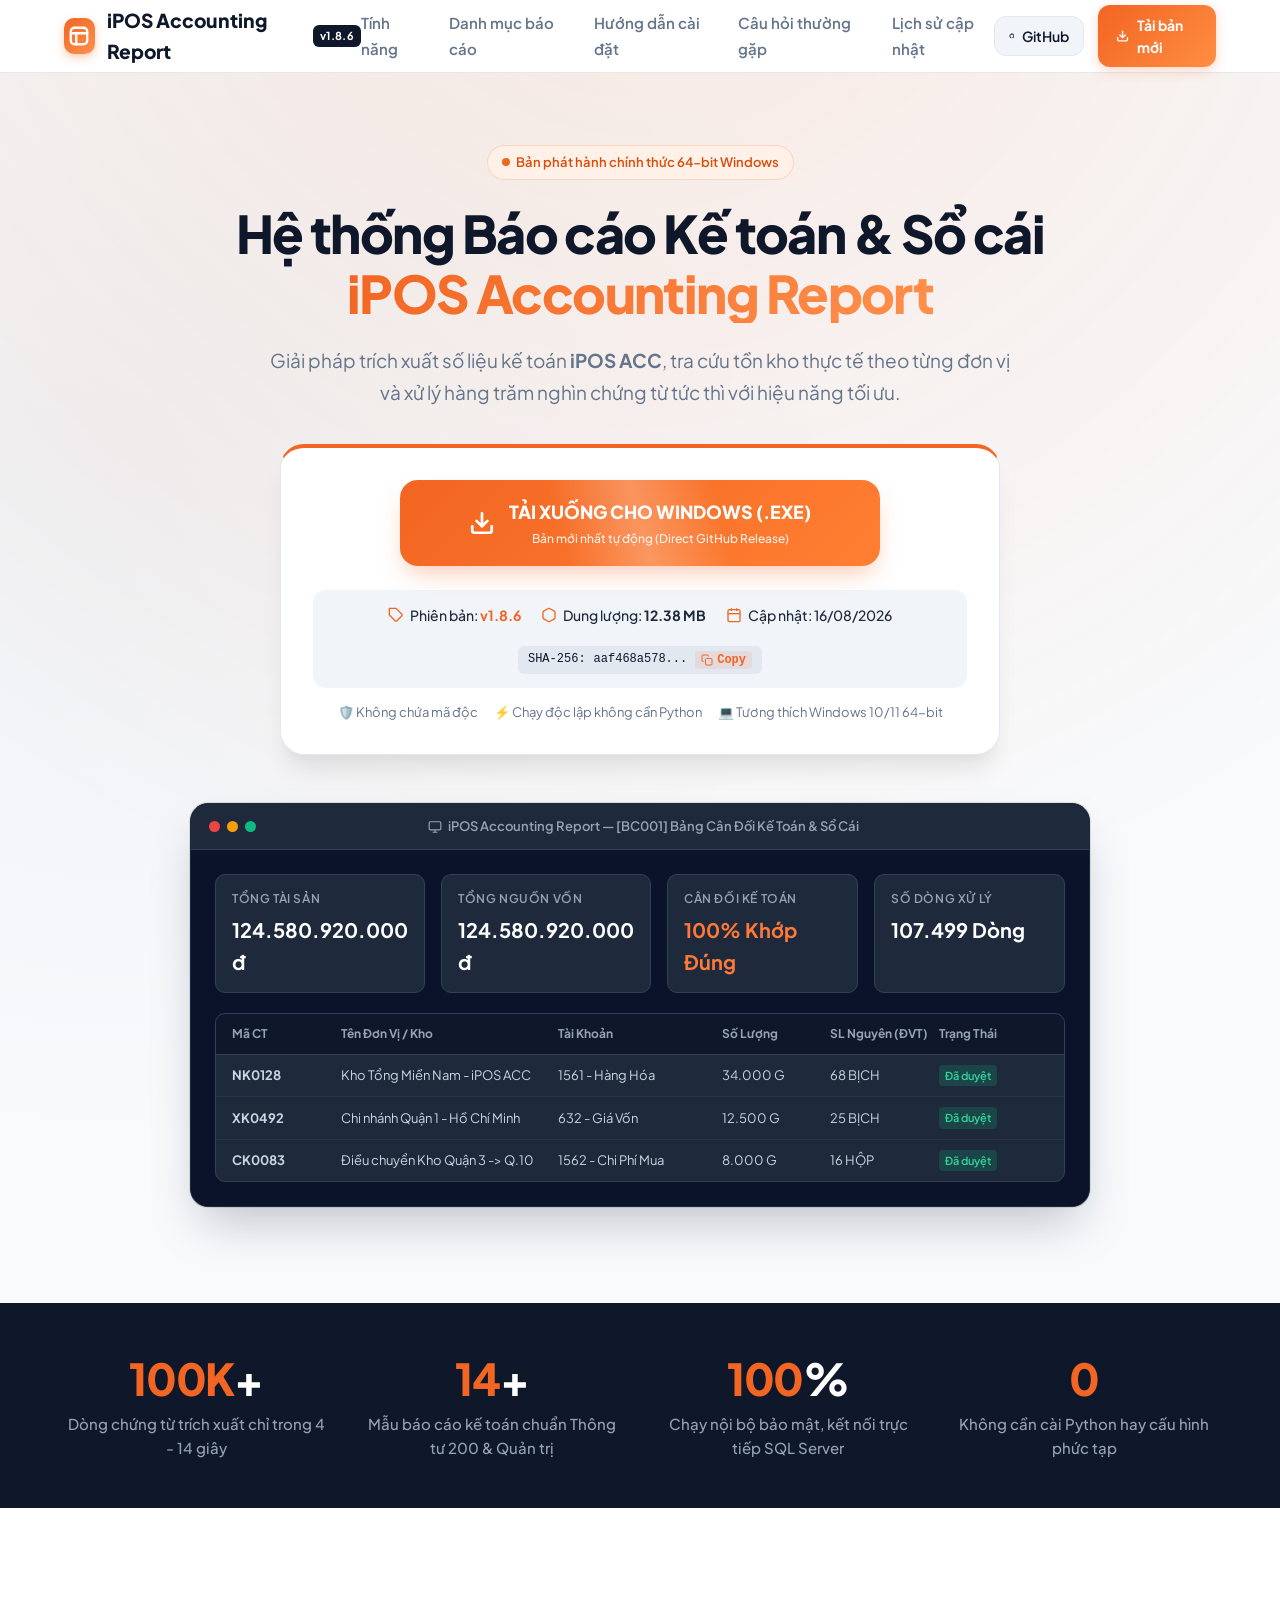
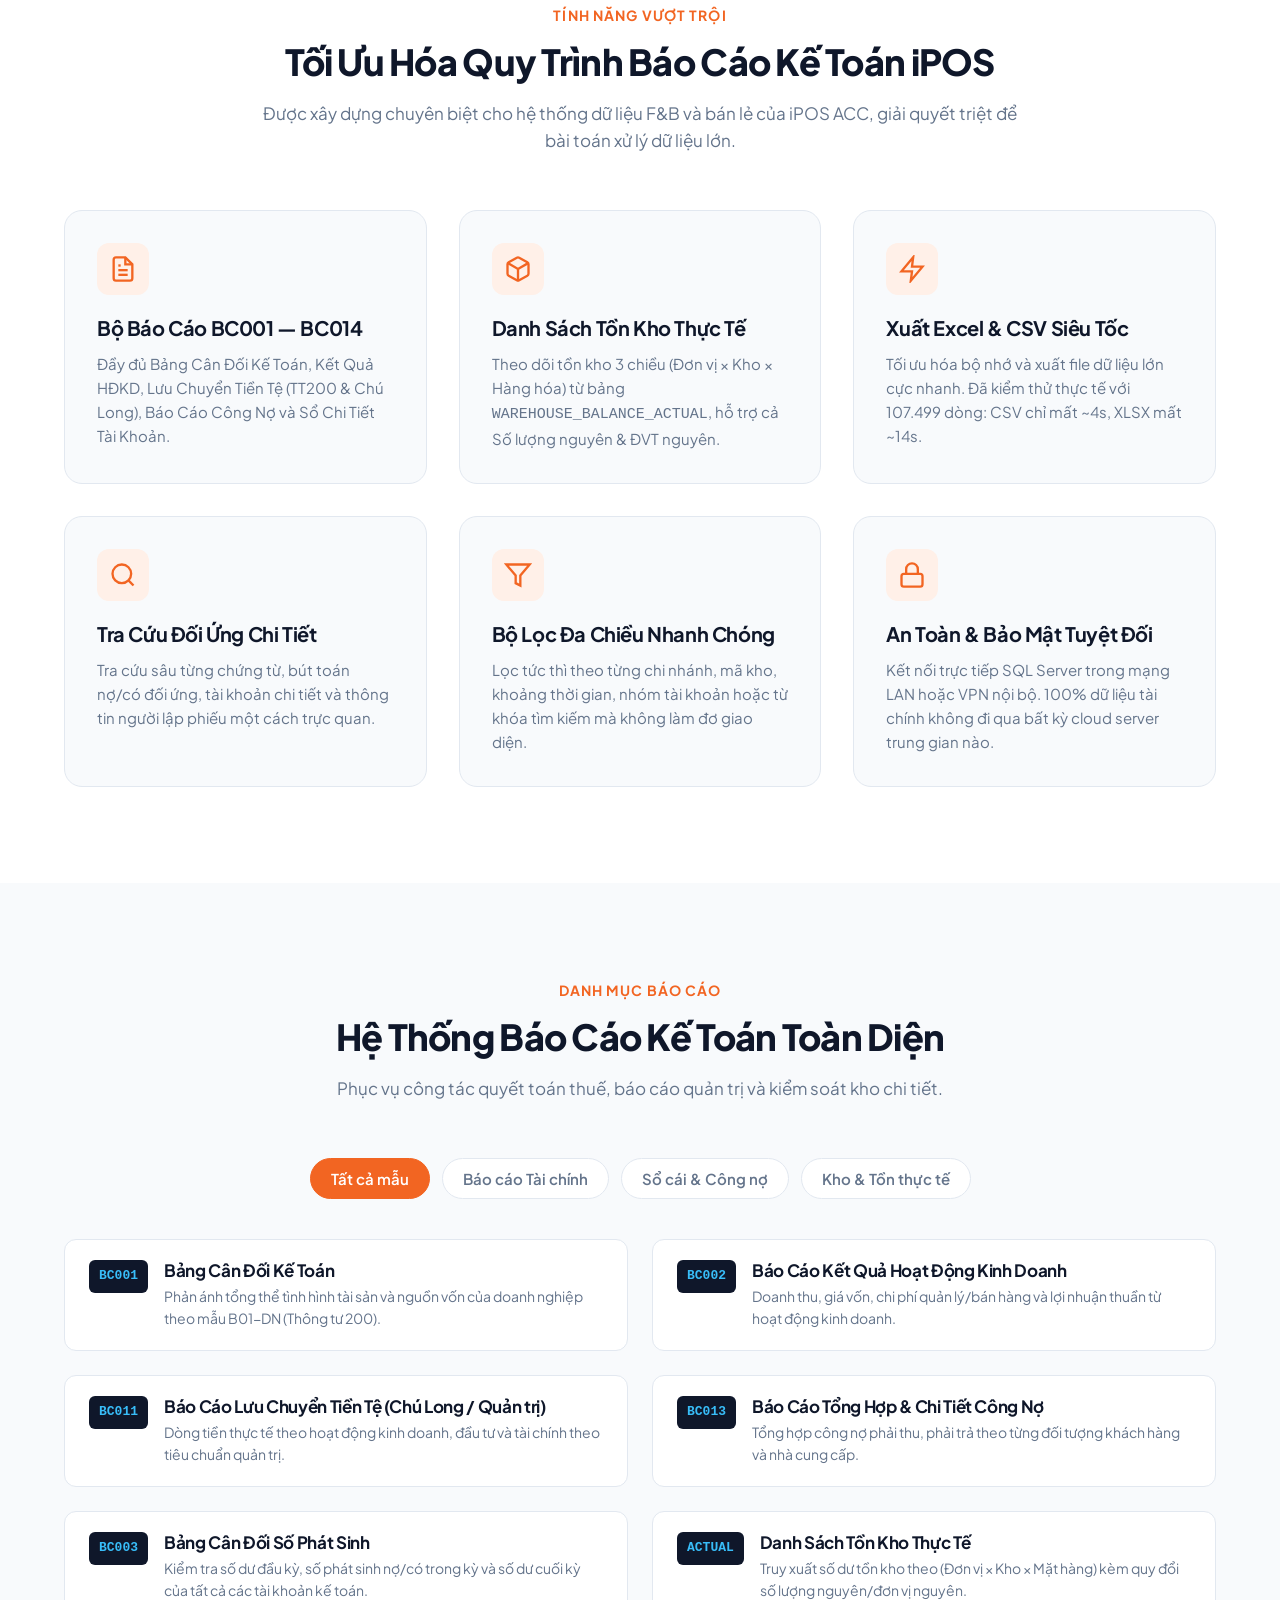
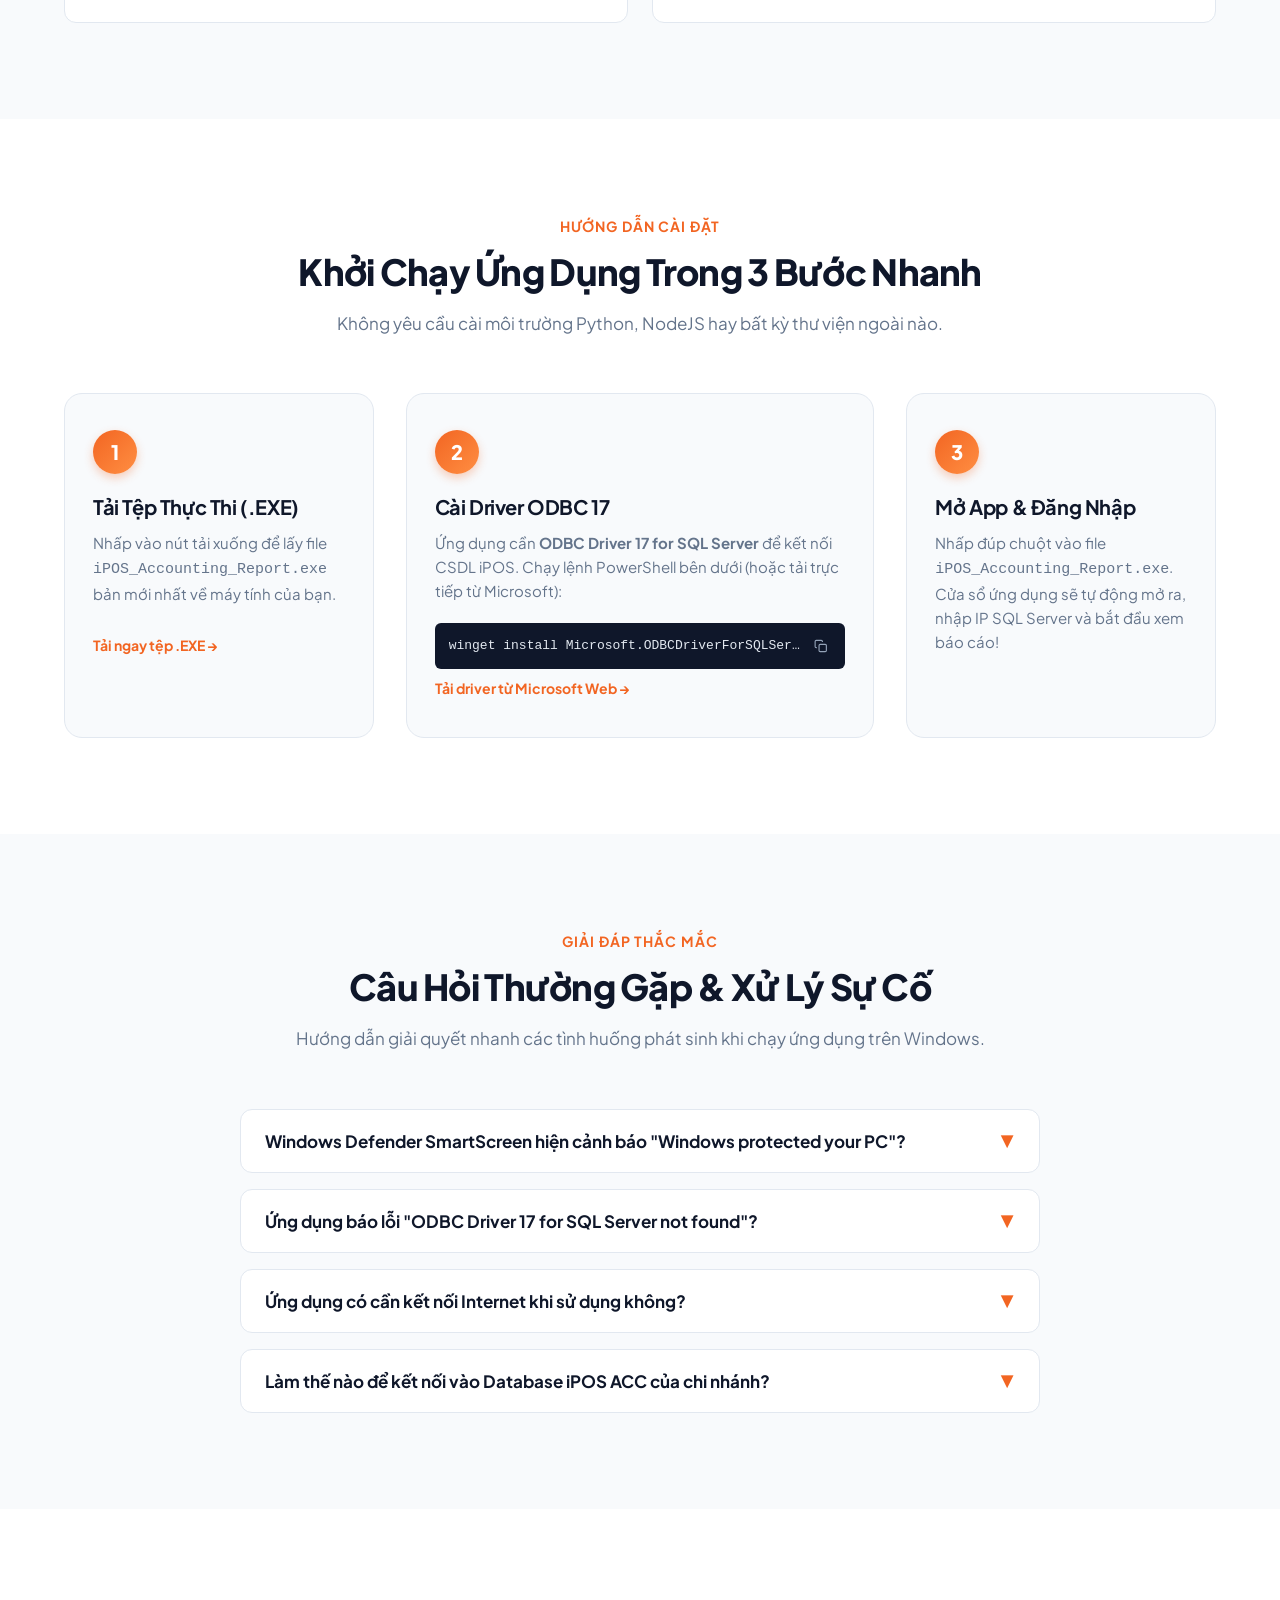
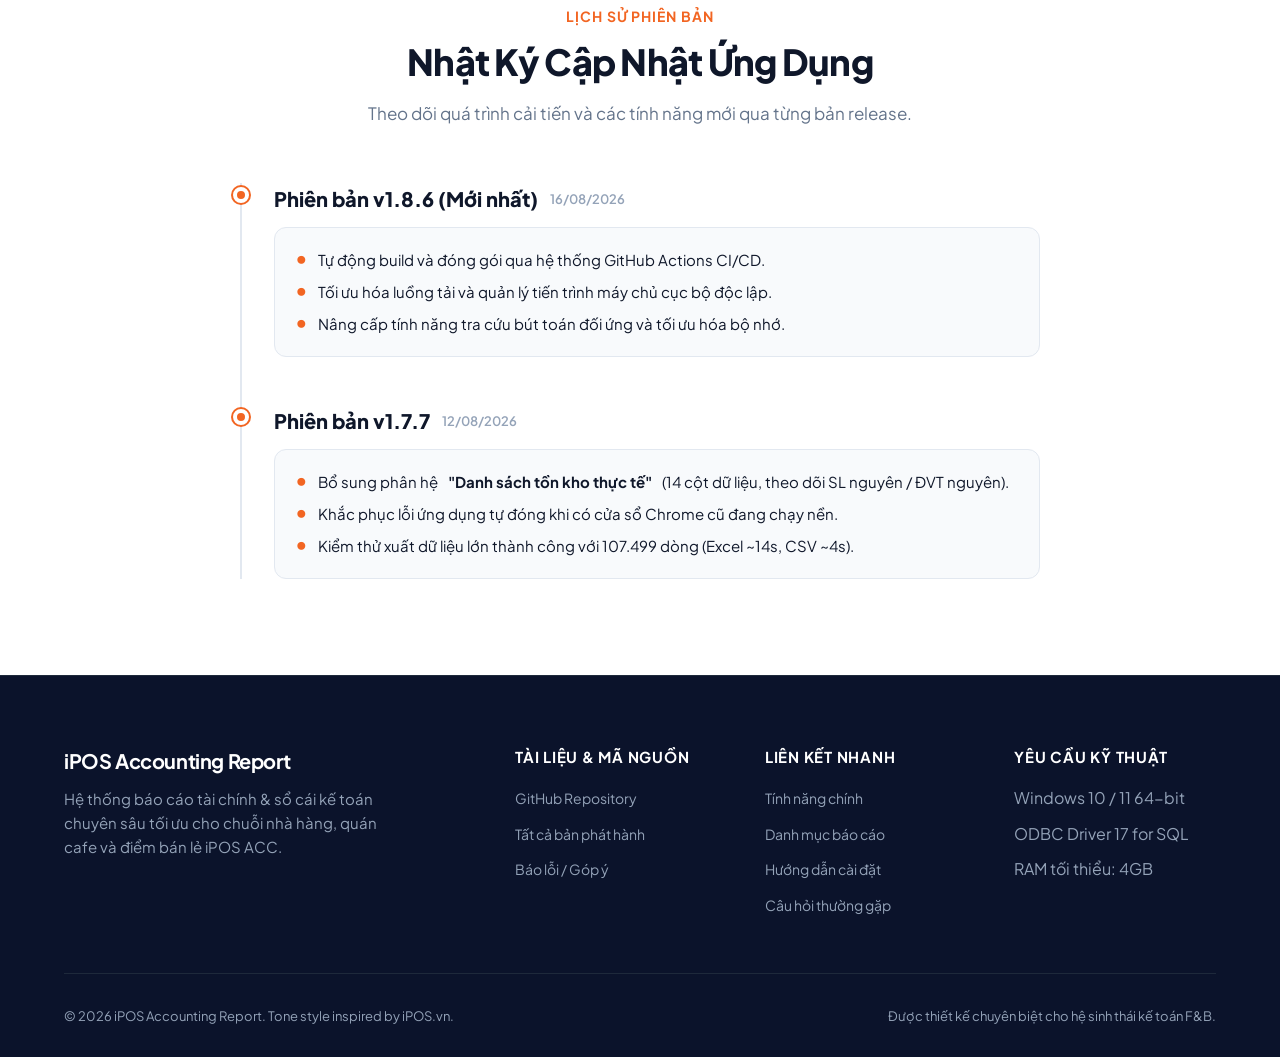
<file: docs/index.html>
<!DOCTYPE html>
<html lang="vi">
<head>
  <meta charset="UTF-8">
  <meta name="viewport" content="width=device-width, initial-scale=1.0">
  <title>iPOS Accounting Report — Tải Ứng Dụng Báo Cáo Kế Toán & Sổ Cái iPOS ACC</title>
  <meta name="description" content="Tải ứng dụng iPOS Accounting Report (.exe) - Hệ thống báo cáo kế toán chuyên sâu, tra cứu tồn kho thực tế và xử lý sổ cái siêu tốc cho hệ sinh thái iPOS ACC.">
  <meta name="keywords" content="iPOS, iPOS ACC, Kế toán iPOS, LedgerReport, Sổ cái, Tồn kho thực tế, Báo cáo tài chính, ODBC Driver 17">
  
  <!-- Open Graph / Facebook -->
  <meta property="og:type" content="website">
  <meta property="og:url" content="https://github.com/trungkhanhduong93/ledgerreport">
  <meta property="og:title" content="iPOS Accounting Report — Bản Phát Hành Mới Nhất">
  <meta property="og:description" content="Tải ứng dụng iPOS Accounting Report (.exe) cho Windows. Không cần cài Python, chạy trực tiếp.">
  <meta property="og:image" content="https://ipos.vn/wp-content/uploads/2021/04/ipos-logo.png">

  <!-- Favicon -->
  <link rel="icon" type="image/svg+xml" href="data:image/svg+xml,<svg xmlns='http://www.w3.org/2000/svg' viewBox='0 0 200 200'><rect width='200' height='200' rx='45' fill='%23F26522'/><rect x='40' y='40' width='120' height='120' rx='30' fill='none' stroke='white' stroke-width='20'/></svg>">

  <!-- Google Fonts: Plus Jakarta Sans -->
  <link rel="preconnect" href="https://fonts.googleapis.com">
  <link rel="preconnect" href="https://fonts.gstatic.com" crossorigin>
  <link href="https://fonts.googleapis.com/css2?family=Plus+Jakarta+Sans:wght@400;500;600;700;800&display=swap" rel="stylesheet">

  <!-- Custom Stylesheet -->
  <link rel="stylesheet" href="style.css">
</head>
<body>

  <!-- ==========================================================================
       Header / Navigation Bar
       ========================================================================== -->
  <header class="site-header">
    <div class="container navbar">
      <a href="#" class="nav-brand">
        <div class="brand-icon">
          <svg width="22" height="22" viewBox="0 0 24 24" fill="none" stroke="currentColor" stroke-width="2.5" stroke-linecap="round" stroke-linejoin="round">
            <rect x="3" y="3" width="18" height="18" rx="4" />
            <line x1="3" y1="9" x2="21" y2="9" />
            <line x1="9" y1="21" x2="9" y2="9" />
          </svg>
        </div>
        <span>iPOS Accounting Report</span>
        <span class="brand-badge" id="navVersionBadge">v1.8.6</span>
      </a>

      <ul class="nav-links">
        <li><a href="#features">Tính năng</a></li>
        <li><a href="#reports">Danh mục báo cáo</a></li>
        <li><a href="#install">Hướng dẫn cài đặt</a></li>
        <li><a href="#faq">Câu hỏi thường gặp</a></li>
        <li><a href="#changelog">Lịch sử cập nhật</a></li>
      </ul>

      <div class="nav-actions">
        <a href="https://github.com/trungkhanhduong93/ledgerreport" target="_blank" rel="noopener noreferrer" class="btn-github">
          <svg width="18" height="18" viewBox="0 0 24 24" fill="currentColor">
            <path fill-rule="evenodd" clip-rule="evenodd" d="M12 2C6.477 2 2 6.484 2 12.017c0 4.425 2.865 8.18 6.839 9.504.5.092.682-.217.682-.483 0-.237-.008-.868-.013-1.703-2.782.605-3.369-1.343-3.369-1.343-.454-1.158-1.11-1.466-1.11-1.466-.908-.62.069-.608.069-.608 1.003.07 1.53 1.032 1.53 1.032.892 1.53 2.341 1.088 2.91.832.092-.647.35-1.088.636-1.338-2.22-.253-4.555-1.113-4.555-4.951 0-1.093.39-1.988 1.029-2.688-.103-.253-.446-1.272.098-2.65 0 0 .84-.27 2.75 1.026A9.564 9.564 0 0112 6.844c.85.004 1.705.115 2.504.337 1.909-1.296 2.747-1.027 2.747-1.027.546 1.379.202 2.398.1 2.651.64.7 1.028 1.595 1.028 2.688 0 3.848-2.339 4.695-4.566 4.943.359.309.678.92.678 1.855 0 1.338-.012 2.419-.012 2.747 0 .268.18.58.688.482A10.019 10.019 0 0022 12.017C22 6.484 17.522 2 12 2z"/>
          </svg>
          <span>GitHub</span>
        </a>
        <a href="https://github.com/trungkhanhduong93/ledgerreport/releases/latest/download/iPOS_Accounting_Report.exe" class="btn-primary-nav trigger-download-modal">
          <svg width="16" height="16" viewBox="0 0 24 24" fill="none" stroke="currentColor" stroke-width="2.5" stroke-linecap="round" stroke-linejoin="round">
            <path d="M21 15v4a2 2 0 0 1-2 2H5a2 2 0 0 1-2-2v-4"/>
            <polyline points="7 10 12 15 17 10"/>
            <line x1="12" y1="15" x2="12" y2="3"/>
          </svg>
          <span>Tải bản mới</span>
        </a>
        <button class="mobile-menu-btn" aria-label="Mở menu">☰</button>
      </div>
    </div>
  </header>

  <!-- ==========================================================================
       Hero Section
       ========================================================================== -->
  <section class="hero-section">
    <div class="container">
      <div class="hero-content">
        <div class="hero-badge-wrap">
          <span class="badge badge-pulse">
            Bản phát hành chính thức 64-bit Windows
          </span>
        </div>

        <h1 class="hero-title">
          Hệ thống Báo cáo Kế toán & Sổ cái <br>
          <span class="gradient-text">iPOS Accounting Report</span>
        </h1>

        <p class="hero-description">
          Giải pháp trích xuất số liệu kế toán <strong>iPOS ACC</strong>, tra cứu tồn kho thực tế theo từng đơn vị và xử lý hàng trăm nghìn chứng từ tức thì với hiệu năng tối ưu.
        </p>

        <!-- Main Download Hub Card -->
        <div class="download-hub">
          <div class="download-hub-header">
            <a href="https://github.com/trungkhanhduong93/ledgerreport/releases/latest/download/iPOS_Accounting_Report.exe" 
               id="btnDownloadMain" 
               class="btn-download-main trigger-download-modal">
              <svg class="download-icon" viewBox="0 0 24 24" fill="none" stroke="currentColor" stroke-width="2.5" stroke-linecap="round" stroke-linejoin="round">
                <path d="M21 15v4a2 2 0 0 1-2 2H5a2 2 0 0 1-2-2v-4"/>
                <polyline points="7 10 12 15 17 10"/>
                <line x1="12" y1="15" x2="12" y2="3"/>
              </svg>
              <div>
                <div>TẢI XUỐNG CHO WINDOWS (.EXE)</div>
                <span class="btn-subtext">Bản mới nhất tự động (Direct GitHub Release)</span>
              </div>
            </a>
          </div>

          <!-- Real-time Release Metadata -->
          <div class="release-meta-bar">
            <div class="meta-item">
              <svg width="16" height="16" viewBox="0 0 24 24" fill="none" stroke="currentColor" stroke-width="2"><path d="M20.59 13.41l-7.17 7.17a2 2 0 0 1-2.83 0L2 12V2h10l8.59 8.59a2 2 0 0 1 0 2.82z"/><line x1="7" y1="7" x2="7.01" y2="7"/></svg>
              <span>Phiên bản: <strong id="latestVersionTag" class="text-brand">v1.8.6</strong></span>
            </div>

            <div class="meta-item">
              <svg width="16" height="16" viewBox="0 0 24 24" fill="none" stroke="currentColor" stroke-width="2"><path d="M21 16V8a2 2 0 0 0-1-1.73l-7-4a2 2 0 0 0-2 0l-7 4A2 2 0 0 0 3 8v8a2 2 0 0 0 1 1.73l7 4a2 2 0 0 0 2 0l7-4A2 2 0 0 0 21 16z"/></svg>
              <span>Dung lượng: <strong id="latestFileSize">12.38 MB</strong></span>
            </div>

            <div class="meta-item">
              <svg width="16" height="16" viewBox="0 0 24 24" fill="none" stroke="currentColor" stroke-width="2"><rect x="3" y="4" width="18" height="18" rx="2" ry="2"/><line x1="16" y1="2" x2="16" y2="6"/><line x1="8" y1="2" x2="8" y2="6"/><line x1="3" y1="10" x2="21" y2="10"/></svg>
              <span>Cập nhật: <span id="latestReleaseDate">16/08/2026</span></span>
            </div>

            <div class="meta-item">
              <span class="checksum-pill">
                SHA-256: <span id="checksumShort">aaf468a578...</span>
                <button type="button" id="btnCopyChecksum" class="btn-copy-checksum" title="Sao chép toàn bộ mã SHA-256">
                  <svg width="12" height="12" viewBox="0 0 24 24" fill="none" stroke="currentColor" stroke-width="2"><rect x="9" y="9" width="13" height="13" rx="2" ry="2"/><path d="M5 15H4a2 2 0 0 1-2-2V4a2 2 0 0 1 2-2h9a2 2 0 0 1 2 2v1"/></svg>
                  Copy
                </button>
              </span>
            </div>
          </div>

          <div class="hub-sub-notices">
            <span>🛡️ Không chứa mã độc</span>
            <span>⚡ Chạy độc lập không cần Python</span>
            <span>💻 Tương thích Windows 10/11 64-bit</span>
          </div>
        </div>

        <!-- Interactive Mockup Preview -->
        <div class="mockup-wrapper">
          <div class="mockup-window">
            <div class="mockup-topbar">
              <div class="mockup-dots">
                <span class="dot red"></span>
                <span class="dot yellow"></span>
                <span class="dot green"></span>
              </div>
              <div class="mockup-title">
                <svg width="14" height="14" viewBox="0 0 24 24" fill="none" stroke="currentColor" stroke-width="2"><rect x="2" y="3" width="20" height="14" rx="2" ry="2"/><line x1="8" y1="21" x2="16" y2="21"/><line x1="12" y1="17" x2="12" y2="21"/></svg>
                iPOS Accounting Report — [BC001] Bảng Cân Đối Kế Toán & Sổ Cái
              </div>
              <div style="width: 40px;"></div>
            </div>
            
            <div class="mockup-body">
              <div class="mockup-stats-grid">
                <div class="mockup-stat-card">
                  <div class="mockup-stat-label">Tổng Tài Sản</div>
                  <div class="mockup-stat-val">124.580.920.000 đ</div>
                </div>
                <div class="mockup-stat-card">
                  <div class="mockup-stat-label">Tổng Nguồn Vốn</div>
                  <div class="mockup-stat-val">124.580.920.000 đ</div>
                </div>
                <div class="mockup-stat-card">
                  <div class="mockup-stat-label">Cân Đối Kế Toán</div>
                  <div class="mockup-stat-val highlight">100% Khớp Đúng</div>
                </div>
                <div class="mockup-stat-card">
                  <div class="mockup-stat-label">Số Dòng Xử Lý</div>
                  <div class="mockup-stat-val">107.499 Dòng</div>
                </div>
              </div>

              <div class="mockup-table-preview">
                <div class="mockup-table-head">
                  <div>Mã CT</div>
                  <div>Tên Đơn Vị / Kho</div>
                  <div>Tài Khoản</div>
                  <div>Số Lượng</div>
                  <div>SL Nguyên (ĐVT)</div>
                  <div>Trạng Thái</div>
                </div>
                <div class="mockup-table-row">
                  <div><strong>NK0128</strong></div>
                  <div>Kho Tổng Miền Nam - iPOS ACC</div>
                  <div>1561 - Hàng Hóa</div>
                  <div>34.000 G</div>
                  <div>68 BỊCH</div>
                  <div><span class="tag-approved">Đã duyệt</span></div>
                </div>
                <div class="mockup-table-row">
                  <div><strong>XK0492</strong></div>
                  <div>Chi nhánh Quận 1 - Hồ Chí Minh</div>
                  <div>632 - Giá Vốn</div>
                  <div>12.500 G</div>
                  <div>25 BỊCH</div>
                  <div><span class="tag-approved">Đã duyệt</span></div>
                </div>
                <div class="mockup-table-row">
                  <div><strong>CK0083</strong></div>
                  <div>Điều chuyển Kho Quận 3 -> Q.10</div>
                  <div>1562 - Chi Phí Mua</div>
                  <div>8.000 G</div>
                  <div>16 HỘP</div>
                  <div><span class="tag-approved">Đã duyệt</span></div>
                </div>
              </div>
            </div>
          </div>
        </div>

      </div>
    </div>
  </section>

  <!-- ==========================================================================
       Metrics Section
       ========================================================================== -->
  <section class="metrics-section">
    <div class="container">
      <div class="metrics-grid">
        <div class="metric-card">
          <h3><span>100K</span>+</h3>
          <p>Dòng chứng từ trích xuất chỉ trong 4 - 14 giây</p>
        </div>
        <div class="metric-card">
          <h3><span>14</span>+</h3>
          <p>Mẫu báo cáo kế toán chuẩn Thông tư 200 & Quản trị</p>
        </div>
        <div class="metric-card">
          <h3><span>100</span>%</h3>
          <p>Chạy nội bộ bảo mật, kết nối trực tiếp SQL Server</p>
        </div>
        <div class="metric-card">
          <h3><span>0</span></h3>
          <p>Không cần cài Python hay cấu hình phức tạp</p>
        </div>
      </div>
    </div>
  </section>

  <!-- ==========================================================================
       Core Features Section
       ========================================================================== -->
  <section class="features-section" id="features">
    <div class="container">
      <div class="section-header">
        <span class="section-tag">Tính Năng Vượt Trội</span>
        <h2>Tối Ưu Hóa Quy Trình Báo Cáo Kế Toán iPOS</h2>
        <p>Được xây dựng chuyên biệt cho hệ thống dữ liệu F&B và bán lẻ của iPOS ACC, giải quyết triệt để bài toán xử lý dữ liệu lớn.</p>
      </div>

      <div class="features-grid">
        <!-- Feature 1 -->
        <div class="feature-card">
          <div class="feature-icon-box">
            <svg viewBox="0 0 24 24" fill="none" stroke="currentColor" stroke-width="2"><path d="M14 2H6a2 2 0 0 0-2 2v16a2 2 0 0 0 2 2h12a2 2 0 0 0 2-2V8z"/><polyline points="14 2 14 8 20 8"/><line x1="16" y1="13" x2="8" y2="13"/><line x1="16" y1="17" x2="8" y2="17"/><polyline points="10 9 9 9 8 9"/></svg>
          </div>
          <h3>Bộ Báo Cáo BC001 — BC014</h3>
          <p>Đầy đủ Bảng Cân Đối Kế Toán, Kết Quả HĐKD, Lưu Chuyển Tiền Tệ (TT200 & Chú Long), Báo Cáo Công Nợ và Sổ Chi Tiết Tài Khoản.</p>
        </div>

        <!-- Feature 2 -->
        <div class="feature-card">
          <div class="feature-icon-box">
            <svg viewBox="0 0 24 24" fill="none" stroke="currentColor" stroke-width="2"><path d="M21 16V8a2 2 0 0 0-1-1.73l-7-4a2 2 0 0 0-2 0l-7 4A2 2 0 0 0 3 8v8a2 2 0 0 0 1 1.73l7 4a2 2 0 0 0 2 0l7-4A2 2 0 0 0 21 16z"/><polyline points="3.27 6.96 12 12.01 20.73 6.96"/><line x1="12" y1="22.08" x2="12" y2="12"/></svg>
          </div>
          <h3>Danh Sách Tồn Kho Thực Tế</h3>
          <p>Theo dõi tồn kho 3 chiều (Đơn vị × Kho × Hàng hóa) từ bảng <code>WAREHOUSE_BALANCE_ACTUAL</code>, hỗ trợ cả Số lượng nguyên & ĐVT nguyên.</p>
        </div>

        <!-- Feature 3 -->
        <div class="feature-card">
          <div class="feature-icon-box">
            <svg viewBox="0 0 24 24" fill="none" stroke="currentColor" stroke-width="2"><polygon points="13 2 3 14 12 14 11 22 21 10 12 10 13 2"/></svg>
          </div>
          <h3>Xuất Excel & CSV Siêu Tốc</h3>
          <p>Tối ưu hóa bộ nhớ và xuất file dữ liệu lớn cực nhanh. Đã kiểm thử thực tế với 107.499 dòng: CSV chỉ mất ~4s, XLSX mất ~14s.</p>
        </div>

        <!-- Feature 4 -->
        <div class="feature-card">
          <div class="feature-icon-box">
            <svg viewBox="0 0 24 24" fill="none" stroke="currentColor" stroke-width="2"><circle cx="11" cy="11" r="8"/><line x1="21" y1="21" x2="16.65" y2="16.65"/></svg>
          </div>
          <h3>Tra Cứu Đối Ứng Chi Tiết</h3>
          <p>Tra cứu sâu từng chứng từ, bút toán nợ/có đối ứng, tài khoản chi tiết và thông tin người lập phiếu một cách trực quan.</p>
        </div>

        <!-- Feature 5 -->
        <div class="feature-card">
          <div class="feature-icon-box">
            <svg viewBox="0 0 24 24" fill="none" stroke="currentColor" stroke-width="2"><polygon points="22 3 2 3 10 12.46 10 19 14 21 14 12.46 22 3"/></svg>
          </div>
          <h3>Bộ Lọc Đa Chiều Nhanh Chóng</h3>
          <p>Lọc tức thì theo từng chi nhánh, mã kho, khoảng thời gian, nhóm tài khoản hoặc từ khóa tìm kiếm mà không làm đơ giao diện.</p>
        </div>

        <!-- Feature 6 -->
        <div class="feature-card">
          <div class="feature-icon-box">
            <svg viewBox="0 0 24 24" fill="none" stroke="currentColor" stroke-width="2"><rect x="3" y="11" width="18" height="11" rx="2" ry="2"/><path d="M7 11V7a5 5 0 0 1 10 0v4"/></svg>
          </div>
          <h3>An Toàn & Bảo Mật Tuyệt Đối</h3>
          <p>Kết nối trực tiếp SQL Server trong mạng LAN hoặc VPN nội bộ. 100% dữ liệu tài chính không đi qua bất kỳ cloud server trung gian nào.</p>
        </div>
      </div>
    </div>
  </section>

  <!-- ==========================================================================
       Reports Catalog Section
       ========================================================================== -->
  <section class="reports-section" id="reports">
    <div class="container">
      <div class="section-header">
        <span class="section-tag">Danh Mục Báo Cáo</span>
        <h2>Hệ Thống Báo Cáo Kế Toán Toàn Diện</h2>
        <p>Phục vụ công tác quyết toán thuế, báo cáo quản trị và kiểm soát kho chi tiết.</p>
      </div>

      <div class="reports-tabs-nav">
        <button class="tab-btn active" data-tab="all">Tất cả mẫu</button>
        <button class="tab-btn" data-tab="financial">Báo cáo Tài chính</button>
        <button class="tab-btn" data-tab="ledger">Sổ cái & Công nợ</button>
        <button class="tab-btn" data-tab="inventory">Kho & Tồn thực tế</button>
      </div>

      <div class="reports-grid">
        <div class="report-item-card" data-category="financial">
          <span class="report-code-badge">BC001</span>
          <div class="report-item-info">
            <h4>Bảng Cân Đối Kế Toán</h4>
            <p>Phản ánh tổng thể tình hình tài sản và nguồn vốn của doanh nghiệp theo mẫu B01-DN (Thông tư 200).</p>
          </div>
        </div>

        <div class="report-item-card" data-category="financial">
          <span class="report-code-badge">BC002</span>
          <div class="report-item-info">
            <h4>Báo Cáo Kết Quả Hoạt Động Kinh Doanh</h4>
            <p>Doanh thu, giá vốn, chi phí quản lý/bán hàng và lợi nhuận thuần từ hoạt động kinh doanh.</p>
          </div>
        </div>

        <div class="report-item-card" data-category="financial">
          <span class="report-code-badge">BC011</span>
          <div class="report-item-info">
            <h4>Báo Cáo Lưu Chuyển Tiền Tệ (Chú Long / Quản trị)</h4>
            <p>Dòng tiền thực tế theo hoạt động kinh doanh, đầu tư và tài chính theo tiêu chuẩn quản trị.</p>
          </div>
        </div>

        <div class="report-item-card" data-category="ledger">
          <span class="report-code-badge">BC013</span>
          <div class="report-item-info">
            <h4>Báo Cáo Tổng Hợp & Chi Tiết Công Nợ</h4>
            <p>Tổng hợp công nợ phải thu, phải trả theo từng đối tượng khách hàng và nhà cung cấp.</p>
          </div>
        </div>

        <div class="report-item-card" data-category="ledger">
          <span class="report-code-badge">BC003</span>
          <div class="report-item-info">
            <h4>Bảng Cân Đối Số Phát Sinh</h4>
            <p>Kiểm tra số dư đầu kỳ, số phát sinh nợ/có trong kỳ và số dư cuối kỳ của tất cả các tài khoản kế toán.</p>
          </div>
        </div>

        <div class="report-item-card" data-category="inventory">
          <span class="report-code-badge">ACTUAL</span>
          <div class="report-item-info">
            <h4>Danh Sách Tồn Kho Thực Tế</h4>
            <p>Truy xuất số dư tồn kho theo (Đơn vị × Kho × Mặt hàng) kèm quy đổi số lượng nguyên/đơn vị nguyên.</p>
          </div>
        </div>
      </div>
    </div>
  </section>

  <!-- ==========================================================================
       Installation Guide (3 Steps)
       ========================================================================== -->
  <section class="install-section" id="install">
    <div class="container">
      <div class="section-header">
        <span class="section-tag">Hướng Dẫn Cài Đặt</span>
        <h2>Khởi Chạy Ứng Dụng Trong 3 Bước Nhanh</h2>
        <p>Không yêu cầu cài môi trường Python, NodeJS hay bất kỳ thư viện ngoài nào.</p>
      </div>

      <div class="steps-grid">
        <!-- Step 1 -->
        <div class="step-card">
          <div class="step-number">1</div>
          <h3>Tải Tệp Thực Thi (.EXE)</h3>
          <p>Nhấp vào nút tải xuống để lấy file <code>iPOS_Accounting_Report.exe</code> bản mới nhất về máy tính của bạn.</p>
          <a href="https://github.com/trungkhanhduong93/ledgerreport/releases/latest/download/iPOS_Accounting_Report.exe" class="driver-download-link trigger-download-modal">
            Tải ngay tệp .EXE &rarr;
          </a>
        </div>

        <!-- Step 2 -->
        <div class="step-card">
          <div class="step-number">2</div>
          <h3>Cài Driver ODBC 17</h3>
          <p>Ứng dụng cần <strong>ODBC Driver 17 for SQL Server</strong> để kết nối CSDL iPOS. Chạy lệnh PowerShell bên dưới (hoặc tải trực tiếp từ Microsoft):</p>
          <div class="code-snippet-box">
            <code>winget install Microsoft.ODBCDriverForSQLServer</code>
            <button class="btn-copy-code" data-code="winget install Microsoft.ODBCDriverForSQLServer" title="Sao chép lệnh PowerShell">
              <svg width="14" height="14" viewBox="0 0 24 24" fill="none" stroke="currentColor" stroke-width="2"><rect x="9" y="9" width="13" height="13" rx="2" ry="2"/><path d="M5 15H4a2 2 0 0 1-2-2V4a2 2 0 0 1 2-2h9a2 2 0 0 1 2 2v1"/></svg>
            </button>
          </div>
          <a href="https://learn.microsoft.com/en-us/sql/connect/odbc/download-odbc-driver-for-sql-server" target="_blank" rel="noopener noreferrer" class="driver-download-link">
            Tải driver từ Microsoft Web &rarr;
          </a>
        </div>

        <!-- Step 3 -->
        <div class="step-card">
          <div class="step-number">3</div>
          <h3>Mở App & Đăng Nhập</h3>
          <p>Nhấp đúp chuột vào file <code>iPOS_Accounting_Report.exe</code>. Cửa sổ ứng dụng sẽ tự động mở ra, nhập IP SQL Server và bắt đầu xem báo cáo!</p>
        </div>
      </div>
    </div>
  </section>

  <!-- ==========================================================================
       FAQ & Troubleshooting Section
       ========================================================================== -->
  <section class="faq-section" id="faq">
    <div class="container">
      <div class="section-header">
        <span class="section-tag">Giải Đáp Thắc Mắc</span>
        <h2>Câu Hỏi Thường Gặp & Xử Lý Sự Cố</h2>
        <p>Hướng dẫn giải quyết nhanh các tình huống phát sinh khi chạy ứng dụng trên Windows.</p>
      </div>

      <div class="faq-accordion">
        <div class="faq-item">
          <button class="faq-question">
            <span>Windows Defender SmartScreen hiện cảnh báo "Windows protected your PC"?</span>
            <span class="faq-icon">▼</span>
          </button>
          <div class="faq-answer">
            Do file EXE được đóng gói tự động qua CI/CD GitHub Actions và chưa đăng ký chứng chỉ số đắt tiền (Code Signing Certificate), Windows SmartScreen sẽ hiện cảnh báo bảo vệ mặc định. Bạn chỉ cần nhấn vào <strong>"More info" (Thông tin khác)</strong> &rarr; Chọn <strong>"Run anyway" (Vẫn chạy)</strong> là ứng dụng sẽ mở bình thường.
          </div>
        </div>

        <div class="faq-item">
          <button class="faq-question">
            <span>Ứng dụng báo lỗi "ODBC Driver 17 for SQL Server not found"?</span>
            <span class="faq-icon">▼</span>
          </button>
          <div class="faq-answer">
            Máy tính của bạn đang thiếu driver kết nối SQL Server chuẩn. Hãy tải và cài đặt miễn phí gói <strong>ODBC Driver 17 for SQL Server (x64)</strong> từ trang web chính thức của Microsoft hoặc chạy lệnh <code>winget install Microsoft.ODBCDriverForSQLServer</code> trong PowerShell.
          </div>
        </div>

        <div class="faq-item">
          <button class="faq-question">
            <span>Ứng dụng có cần kết nối Internet khi sử dụng không?</span>
            <span class="faq-icon">▼</span>
          </button>
          <div class="faq-answer">
            Ứng dụng cần kết nối Internet để tải các tài nguyên giao diện CDN (React / Lucide Icons). Tuy nhiên, toàn bộ dữ liệu kế toán và kết nối CSDL chỉ trao đổi nội bộ trực tiếp giữa máy bạn và máy chủ SQL Server của bạn.
          </div>
        </div>

        <div class="faq-item">
          <button class="faq-question">
            <span>Làm thế nào để kết nối vào Database iPOS ACC của chi nhánh?</span>
            <span class="faq-icon">▼</span>
          </button>
          <div class="faq-answer">
            Tại màn hình đăng nhập ban đầu của ứng dụng, bạn chỉ cần nhập thông tin: <strong>Máy chủ SQL (Server IP / Port)</strong>, <strong>Tên Database</strong>, <strong>Tài khoản (Username)</strong> và <strong>Mật khẩu (Password)</strong> được IT hoặc quản trị hệ thống cấp.
          </div>
        </div>
      </div>
    </div>
  </section>

  <!-- ==========================================================================
       Changelog Section
       ========================================================================== -->
  <section class="changelog-section" id="changelog">
    <div class="container">
      <div class="section-header">
        <span class="section-tag">Lịch Sử Phiên Bản</span>
        <h2>Nhật Ký Cập Nhật Ứng Dụng</h2>
        <p>Theo dõi quá trình cải tiến và các tính năng mới qua từng bản release.</p>
      </div>

      <div class="changelog-wrapper">
        <!-- v1.8.6 -->
        <div class="changelog-entry">
          <div class="changelog-dot"></div>
          <div class="changelog-header">
            <span class="changelog-version">Phiên bản v1.8.6 (Mới nhất)</span>
            <span class="changelog-date">16/08/2026</span>
          </div>
          <div class="changelog-card">
            <ul class="changelog-list">
              <li>Tự động build và đóng gói qua hệ thống GitHub Actions CI/CD.</li>
              <li>Tối ưu hóa luồng tải và quản lý tiến trình máy chủ cục bộ độc lập.</li>
              <li>Nâng cấp tính năng tra cứu bút toán đối ứng và tối ưu hóa bộ nhớ.</li>
            </ul>
          </div>
        </div>

        <!-- v1.7.7 -->
        <div class="changelog-entry">
          <div class="changelog-dot"></div>
          <div class="changelog-header">
            <span class="changelog-version">Phiên bản v1.7.7</span>
            <span class="changelog-date">12/08/2026</span>
          </div>
          <div class="changelog-card">
            <ul class="changelog-list">
              <li>Bổ sung phân hệ <strong>"Danh sách tồn kho thực tế"</strong> (14 cột dữ liệu, theo dõi SL nguyên / ĐVT nguyên).</li>
              <li>Khắc phục lỗi ứng dụng tự đóng khi có cửa sổ Chrome cũ đang chạy nền.</li>
              <li>Kiểm thử xuất dữ liệu lớn thành công với 107.499 dòng (Excel ~14s, CSV ~4s).</li>
            </ul>
          </div>
        </div>
      </div>
    </div>
  </section>

  <!-- ==========================================================================
       Footer
       ========================================================================== -->
  <footer class="site-footer">
    <div class="container">
      <div class="footer-grid">
        <div class="footer-brand">
          <h4>iPOS Accounting Report</h4>
          <p>Hệ thống báo cáo tài chính & sổ cái kế toán chuyên sâu tối ưu cho chuỗi nhà hàng, quán cafe và điểm bán lẻ iPOS ACC.</p>
        </div>

        <div class="footer-col">
          <h5>Tài Liệu & Mã Nguồn</h5>
          <ul class="footer-links">
            <li><a href="https://github.com/trungkhanhduong93/ledgerreport" target="_blank" rel="noopener noreferrer">GitHub Repository</a></li>
            <li><a href="https://github.com/trungkhanhduong93/ledgerreport/releases" target="_blank" rel="noopener noreferrer">Tất cả bản phát hành</a></li>
            <li><a href="https://github.com/trungkhanhduong93/ledgerreport/issues" target="_blank" rel="noopener noreferrer">Báo lỗi / Góp ý</a></li>
          </ul>
        </div>

        <div class="footer-col">
          <h5>Liên Kết Nhanh</h5>
          <ul class="footer-links">
            <li><a href="#features">Tính năng chính</a></li>
            <li><a href="#reports">Danh mục báo cáo</a></li>
            <li><a href="#install">Hướng dẫn cài đặt</a></li>
            <li><a href="#faq">Câu hỏi thường gặp</a></li>
          </ul>
        </div>

        <div class="footer-col">
          <h5>Yêu Cầu Kỹ Thuật</h5>
          <ul class="footer-links">
            <li><span>Windows 10 / 11 64-bit</span></li>
            <li><span>ODBC Driver 17 for SQL</span></li>
            <li><span>RAM tối thiểu: 4GB</span></li>
          </ul>
        </div>
      </div>

      <div class="footer-bottom">
        <div>© 2026 iPOS Accounting Report. Tone style inspired by iPOS.vn.</div>
        <div>Được thiết kế chuyên biệt cho hệ sinh thái kế toán F&B.</div>
      </div>
    </div>
  </footer>

  <!-- ==========================================================================
       Download Confirmation Modal Popup
       ========================================================================== -->
  <div class="modal-backdrop" id="downloadModal">
    <div class="modal-content">
      <button class="modal-close-btn" id="closeModalBtn" aria-label="Đóng popup">✕</button>
      <div class="modal-icon-wrap">
        <svg viewBox="0 0 24 24" fill="none" stroke="currentColor" stroke-width="2.5" stroke-linecap="round" stroke-linejoin="round">
          <path d="M21 15v4a2 2 0 0 1-2 2H5a2 2 0 0 1-2-2v-4"/>
          <polyline points="7 10 12 15 17 10"/>
          <line x1="12" y1="15" x2="12" y2="3"/>
        </svg>
      </div>
      <h3>Đang Bắt Đầu Tải Xuống...</h3>
      <p>File <strong>iPOS_Accounting_Report.exe</strong> đang được tải về máy của bạn. Vui lòng kiểm tra thanh tải xuống của trình duyệt.</p>
      
      <div style="background: var(--bg-card-subtle); padding: 14px; border-radius: 8px; text-align: left; margin-bottom: 20px; font-size: 0.875rem;">
        <strong style="color: var(--color-navy-dark); display: block; margin-bottom: 6px;">💡 Lưu ý quan trọng sau khi tải:</strong>
        <ol style="padding-left: 18px; line-height: 1.5; color: var(--text-muted);">
          <li>Nếu Windows SmartScreen hiện cảnh báo &rarr; Nhấn <strong>More info</strong> &rarr; Chọn <strong>Run anyway</strong>.</li>
          <li>Đảm bảo máy đã cài <strong>ODBC Driver 17 for SQL Server</strong>.</li>
        </ol>
      </div>

      <div class="modal-direct-fallback">
        Nếu tệp chưa tự động tải về? <a href="https://github.com/trungkhanhduong93/ledgerreport/releases/latest/download/iPOS_Accounting_Report.exe">Bấm vào đây để tải lại</a>.
      </div>
    </div>
  </div>

  <!-- Client Logic -->
  <script src="app.js"></script>
</body>
</html>
</file>
<file: docs/style.css>
/* ==========================================================================
   iPOS Accounting Report - Landing Page Stylesheet
   Design System: iPOS.vn Brand Identity (Coral Orange & Deep Slate Navy)
   Typography: Plus Jakarta Sans / Inter
   ========================================================================== */

:root {
  /* Brand Colors (iPOS.vn theme) */
  --color-brand-primary: #F26522;
  --color-brand-primary-hover: #FF7A38;
  --color-brand-primary-dark: #D94E0C;
  --color-brand-primary-light: #FFF0E8;
  --color-brand-primary-glow: rgba(242, 101, 34, 0.28);
  
  --color-navy-darkest: #070D18;
  --color-navy-dark: #0F172A;
  --color-navy-medium: #1E293B;
  --color-navy-light: #334155;
  
  --color-accent-amber: #F59E0B;
  --color-accent-green: #10B981;
  --color-accent-blue: #3B82F6;
  --color-accent-purple: #8B5CF6;

  /* Surfaces & Backgrounds */
  --bg-body: #F8FAFC;
  --bg-card: #FFFFFF;
  --bg-card-hover: #FFFFFF;
  --bg-card-subtle: #F1F5F9;
  --bg-glass: rgba(255, 255, 255, 0.85);
  
  /* Text Colors */
  --text-main: #0F172A;
  --text-muted: #64748B;
  --text-light: #94A3B8;
  --text-inverse: #FFFFFF;

  /* Borders & Shadows */
  --border-color: #E2E8F0;
  --border-color-brand: rgba(242, 101, 34, 0.2);
  --shadow-sm: 0 1px 2px 0 rgba(0, 0, 0, 0.05);
  --shadow-md: 0 4px 6px -1px rgba(0, 0, 0, 0.08), 0 2px 4px -2px rgba(0, 0, 0, 0.05);
  --shadow-lg: 0 10px 15px -3px rgba(0, 0, 0, 0.08), 0 4px 6px -4px rgba(0, 0, 0, 0.04);
  --shadow-xl: 0 20px 25px -5px rgba(0, 0, 0, 0.08), 0 8px 10px -6px rgba(0, 0, 0, 0.04);
  --shadow-brand: 0 12px 24px -6px rgba(242, 101, 34, 0.35);
  --shadow-card-hover: 0 20px 30px -10px rgba(15, 23, 42, 0.1);

  /* Layout & Spacing */
  --container-max-width: 1200px;
  --border-radius-sm: 6px;
  --border-radius-md: 12px;
  --border-radius-lg: 18px;
  --border-radius-xl: 24px;
  --border-radius-full: 9999px;
  
  --transition-fast: 0.18s ease;
  --transition-normal: 0.28s cubic-bezier(0.16, 1, 0.3, 1);
  --transition-smooth: 0.4s cubic-bezier(0.16, 1, 0.3, 1);
}

/* ==========================================================================
   Reset & Base Styles
   ========================================================================== */
*, *::before, *::after {
  box-sizing: border-box;
  margin: 0;
  padding: 0;
}

html {
  scroll-behavior: smooth;
  font-size: 16px;
}

body {
  font-family: 'Plus Jakarta Sans', -apple-system, BlinkMacSystemFont, 'Segoe UI', Roboto, Helvetica, Arial, sans-serif;
  background-color: var(--bg-body);
  color: var(--text-main);
  line-height: 1.6;
  -webkit-font-smoothing: antialiased;
  -moz-osx-font-smoothing: grayscale;
  overflow-x: hidden;
}

a {
  color: inherit;
  text-decoration: none;
  transition: color var(--transition-fast);
}

button {
  font-family: inherit;
  cursor: pointer;
  border: none;
  background: none;
}

img, svg {
  display: block;
  max-width: 100%;
}

.container {
  width: 100%;
  max-width: var(--container-max-width);
  margin: 0 auto;
  padding: 0 24px;
}

/* ==========================================================================
   Typography & Utilities
   ========================================================================== */
h1, h2, h3, h4, h5, h6 {
  color: var(--text-main);
  font-weight: 700;
  line-height: 1.25;
  letter-spacing: -0.02em;
}

.text-brand {
  color: var(--color-brand-primary);
}

.gradient-text {
  background: linear-gradient(135deg, #F26522 0%, #FF904D 100%);
  -webkit-background-clip: text;
  -webkit-text-fill-color: transparent;
  display: inline-block;
}

.gradient-text-light {
  background: linear-gradient(135deg, #FFFFFF 30%, #CBD5E1 100%);
  -webkit-background-clip: text;
  -webkit-text-fill-color: transparent;
  display: inline-block;
}

.badge {
  display: inline-flex;
  align-items: center;
  gap: 6px;
  padding: 6px 14px;
  font-size: 0.8125rem;
  font-weight: 600;
  border-radius: var(--border-radius-full);
  background: var(--color-brand-primary-light);
  color: var(--color-brand-primary-dark);
  border: 1px solid var(--border-color-brand);
}

.badge-pulse::before {
  content: '';
  width: 8px;
  height: 8px;
  border-radius: 50%;
  background-color: var(--color-brand-primary);
  box-shadow: 0 0 0 0 rgba(242, 101, 34, 0.7);
  animation: pulse 2s infinite;
}

@keyframes pulse {
  0% { transform: scale(0.95); box-shadow: 0 0 0 0 rgba(242, 101, 34, 0.7); }
  70% { transform: scale(1); box-shadow: 0 0 0 8px rgba(242, 101, 34, 0); }
  100% { transform: scale(0.95); box-shadow: 0 0 0 0 rgba(242, 101, 34, 0); }
}

.section-header {
  text-align: center;
  max-width: 760px;
  margin: 0 auto 56px auto;
}

.section-header .section-tag {
  font-size: 0.875rem;
  font-weight: 700;
  text-transform: uppercase;
  letter-spacing: 0.08em;
  color: var(--color-brand-primary);
  margin-bottom: 12px;
  display: block;
}

.section-header h2 {
  font-size: 2.25rem;
  font-weight: 800;
  margin-bottom: 16px;
}

.section-header p {
  font-size: 1.0625rem;
  color: var(--text-muted);
}

/* ==========================================================================
   Header & Navigation
   ========================================================================== */
.site-header {
  position: sticky;
  top: 0;
  z-index: 100;
  background: rgba(255, 255, 255, 0.9);
  backdrop-filter: blur(12px);
  -webkit-backdrop-filter: blur(12px);
  border-bottom: 1px solid var(--border-color);
  transition: all var(--transition-normal);
}

.site-header.scrolled {
  box-shadow: var(--shadow-sm);
  background: rgba(255, 255, 255, 0.96);
}

.navbar {
  display: flex;
  align-items: center;
  justify-content: space-between;
  height: 72px;
}

.nav-brand {
  display: flex;
  align-items: center;
  gap: 12px;
  font-weight: 800;
  font-size: 1.2rem;
  color: var(--color-navy-dark);
}

.nav-brand .brand-icon {
  width: 36px;
  height: 36px;
  background: linear-gradient(135deg, #F26522 0%, #FF904D 100%);
  border-radius: 10px;
  display: flex;
  align-items: center;
  justify-content: center;
  color: white;
  box-shadow: 0 4px 10px rgba(242, 101, 34, 0.3);
}

.nav-brand .brand-badge {
  font-size: 0.6875rem;
  font-weight: 700;
  background: var(--color-navy-dark);
  color: #FFF;
  padding: 2px 7px;
  border-radius: 6px;
  letter-spacing: 0.03em;
}

.nav-links {
  display: flex;
  align-items: center;
  gap: 28px;
  list-style: none;
}

.nav-links a {
  font-size: 0.9375rem;
  font-weight: 600;
  color: var(--text-muted);
}

.nav-links a:hover {
  color: var(--color-brand-primary);
}

.nav-actions {
  display: flex;
  align-items: center;
  gap: 14px;
}

.btn-github {
  display: inline-flex;
  align-items: center;
  gap: 8px;
  padding: 8px 14px;
  font-size: 0.875rem;
  font-weight: 600;
  color: var(--text-main);
  background: var(--bg-card-subtle);
  border: 1px solid var(--border-color);
  border-radius: var(--border-radius-md);
  transition: all var(--transition-fast);
}

.btn-github:hover {
  background: #E2E8F0;
  border-color: #CBD5E1;
}

.btn-primary-nav {
  display: inline-flex;
  align-items: center;
  gap: 8px;
  padding: 9px 18px;
  font-size: 0.875rem;
  font-weight: 700;
  color: white;
  background: linear-gradient(135deg, #F26522 0%, #FF8E42 100%);
  border-radius: var(--border-radius-md);
  box-shadow: 0 4px 12px rgba(242, 101, 34, 0.25);
  transition: all var(--transition-normal);
}

.btn-primary-nav:hover {
  transform: translateY(-1px);
  box-shadow: 0 6px 16px rgba(242, 101, 34, 0.35);
  background: linear-gradient(135deg, #FF7A38 0%, #FFA05E 100%);
}

.mobile-menu-btn {
  display: none;
  color: var(--text-main);
  font-size: 1.5rem;
  padding: 6px;
}

/* ==========================================================================
   Hero Section
   ========================================================================== */
.hero-section {
  position: relative;
  padding: 72px 0 96px 0;
  background: radial-gradient(circle at 50% -20%, rgba(242, 101, 34, 0.12) 0%, rgba(248, 250, 252, 0) 70%),
              radial-gradient(circle at 10% 30%, rgba(15, 23, 42, 0.04) 0%, rgba(248, 250, 252, 0) 50%);
  overflow: hidden;
}

.hero-content {
  text-align: center;
  max-width: 900px;
  margin: 0 auto;
}

.hero-badge-wrap {
  margin-bottom: 24px;
}

.hero-title {
  font-size: 3.25rem;
  font-weight: 800;
  line-height: 1.15;
  margin-bottom: 22px;
  letter-spacing: -0.03em;
  color: var(--color-navy-dark);
}

.hero-description {
  font-size: 1.1875rem;
  line-height: 1.65;
  color: var(--text-muted);
  max-width: 740px;
  margin: 0 auto 36px auto;
}

/* Download Hub Card */
.download-hub {
  background: var(--bg-card);
  border: 1px solid var(--border-color);
  border-radius: var(--border-radius-xl);
  padding: 32px;
  box-shadow: var(--shadow-xl);
  position: relative;
  max-width: 720px;
  margin: 0 auto 48px auto;
  border-top: 4px solid var(--color-brand-primary);
}

.download-hub-header {
  display: flex;
  flex-direction: column;
  align-items: center;
  gap: 16px;
  margin-bottom: 24px;
}

.btn-download-main {
  display: inline-flex;
  align-items: center;
  justify-content: center;
  gap: 14px;
  width: 100%;
  max-width: 480px;
  padding: 18px 28px;
  font-size: 1.125rem;
  font-weight: 800;
  color: #FFFFFF;
  background: linear-gradient(135deg, #F26522 0%, #FF7F32 100%);
  border-radius: var(--border-radius-lg);
  box-shadow: var(--shadow-brand);
  transition: all var(--transition-normal);
  position: relative;
  overflow: hidden;
}

.btn-download-main::after {
  content: '';
  position: absolute;
  top: -50%;
  left: -50%;
  width: 200%;
  height: 200%;
  background: linear-gradient(45deg, transparent 40%, rgba(255, 255, 255, 0.25) 50%, transparent 60%);
  transform: rotate(30deg);
  animation: shine 4s infinite;
}

@keyframes shine {
  0% { transform: translateX(-100%) rotate(30deg); }
  20% { transform: translateX(100%) rotate(30deg); }
  100% { transform: translateX(100%) rotate(30deg); }
}

.btn-download-main:hover {
  transform: translateY(-2px);
  box-shadow: 0 16px 32px -4px rgba(242, 101, 34, 0.45);
  background: linear-gradient(135deg, #FF722B 0%, #FF904D 100%);
}

.btn-download-main .download-icon {
  width: 26px;
  height: 26px;
}

.btn-download-main .btn-subtext {
  display: block;
  font-size: 0.75rem;
  font-weight: 500;
  opacity: 0.9;
  margin-top: 2px;
}

.release-meta-bar {
  display: flex;
  flex-wrap: wrap;
  align-items: center;
  justify-content: center;
  gap: 20px;
  padding: 14px 20px;
  background: var(--bg-card-subtle);
  border-radius: var(--border-radius-md);
  font-size: 0.875rem;
  color: var(--color-navy-medium);
  font-weight: 500;
}

.meta-item {
  display: inline-flex;
  align-items: center;
  gap: 6px;
}

.meta-item svg {
  color: var(--color-brand-primary);
}

.checksum-pill {
  display: inline-flex;
  align-items: center;
  gap: 8px;
  font-family: ui-monospace, SFMono-Regular, Menlo, Monaco, Consolas, monospace;
  font-size: 0.75rem;
  background: #E2E8F0;
  padding: 4px 10px;
  border-radius: var(--border-radius-sm);
  color: var(--color-navy-dark);
}

.btn-copy-checksum {
  color: var(--color-brand-primary);
  font-weight: 600;
  font-size: 0.75rem;
  display: inline-flex;
  align-items: center;
  gap: 4px;
  padding: 2px 6px;
  border-radius: 4px;
  background: rgba(242, 101, 34, 0.1);
  transition: all var(--transition-fast);
}

.btn-copy-checksum:hover {
  background: rgba(242, 101, 34, 0.2);
}

.hub-sub-notices {
  margin-top: 14px;
  font-size: 0.8125rem;
  color: var(--text-muted);
  display: flex;
  justify-content: center;
  gap: 16px;
  flex-wrap: wrap;
}

.hub-sub-notices span {
  display: inline-flex;
  align-items: center;
  gap: 4px;
}

/* ==========================================================================
   Interactive App Mockup Frame
   ========================================================================== */
.mockup-wrapper {
  margin-top: 48px;
  perspective: 1000px;
}

.mockup-window {
  background: #0F172A;
  border-radius: var(--border-radius-lg);
  box-shadow: 0 25px 50px -12px rgba(15, 23, 42, 0.25), 0 0 0 1px rgba(15, 23, 42, 0.1);
  overflow: hidden;
  border: 1px solid #1E293B;
  text-align: left;
}

.mockup-topbar {
  background: #1E293B;
  padding: 12px 18px;
  display: flex;
  align-items: center;
  justify-content: space-between;
  border-bottom: 1px solid #334155;
}

.mockup-dots {
  display: flex;
  gap: 7px;
}

.dot {
  width: 11px;
  height: 11px;
  border-radius: 50%;
}

.dot.red { background: #EF4444; }
.dot.yellow { background: #F59E0B; }
.dot.green { background: #10B981; }

.mockup-title {
  font-size: 0.8125rem;
  color: #94A3B8;
  font-weight: 600;
  display: flex;
  align-items: center;
  gap: 6px;
}

.mockup-body {
  background: #0B132B;
  padding: 24px;
  color: #F8FAFC;
}

.mockup-stats-grid {
  display: grid;
  grid-template-columns: repeat(4, 1fr);
  gap: 16px;
  margin-bottom: 20px;
}

.mockup-stat-card {
  background: #1E293B;
  border: 1px solid #334155;
  border-radius: 10px;
  padding: 14px 16px;
}

.mockup-stat-label {
  font-size: 0.75rem;
  color: #94A3B8;
  text-transform: uppercase;
  letter-spacing: 0.05em;
  font-weight: 600;
  margin-bottom: 6px;
}

.mockup-stat-val {
  font-size: 1.25rem;
  font-weight: 700;
  color: #FFFFFF;
}

.mockup-stat-val.highlight {
  color: var(--color-brand-primary-hover);
}

.mockup-table-preview {
  background: #1E293B;
  border: 1px solid #334155;
  border-radius: 10px;
  overflow: hidden;
}

.mockup-table-head {
  display: grid;
  grid-template-columns: 1fr 2fr 1.5fr 1fr 1fr 1fr;
  padding: 10px 16px;
  background: #0F172A;
  font-size: 0.75rem;
  font-weight: 700;
  color: #94A3B8;
  border-bottom: 1px solid #334155;
}

.mockup-table-row {
  display: grid;
  grid-template-columns: 1fr 2fr 1.5fr 1fr 1fr 1fr;
  padding: 10px 16px;
  font-size: 0.8125rem;
  color: #CBD5E1;
  border-bottom: 1px solid #273549;
  align-items: center;
}

.mockup-table-row:last-child {
  border-bottom: none;
}

.mockup-table-row .tag-approved {
  background: rgba(16, 185, 129, 0.2);
  color: #34D399;
  font-size: 0.6875rem;
  padding: 2px 6px;
  border-radius: 4px;
  display: inline-block;
  text-align: center;
  font-weight: 600;
}

/* ==========================================================================
   Metrics Bar
   ========================================================================== */
.metrics-section {
  padding: 48px 0;
  background: #0F172A;
  color: white;
}

.metrics-grid {
  display: grid;
  grid-template-columns: repeat(4, 1fr);
  gap: 32px;
  text-align: center;
}

.metric-card h3 {
  font-size: 2.75rem;
  font-weight: 800;
  color: #FFFFFF;
  margin-bottom: 6px;
  letter-spacing: -0.03em;
}

.metric-card h3 span {
  color: var(--color-brand-primary);
}

.metric-card p {
  font-size: 0.9375rem;
  color: #94A3B8;
  font-weight: 500;
}

/* ==========================================================================
   Core Features Grid
   ========================================================================== */
.features-section {
  padding: 96px 0;
  background: #FFFFFF;
}

.features-grid {
  display: grid;
  grid-template-columns: repeat(3, 1fr);
  gap: 32px;
}

.feature-card {
  background: var(--bg-body);
  border: 1px solid var(--border-color);
  border-radius: var(--border-radius-lg);
  padding: 32px;
  transition: all var(--transition-normal);
  display: flex;
  flex-direction: column;
  position: relative;
}

.feature-card:hover {
  transform: translateY(-4px);
  box-shadow: var(--shadow-card-hover);
  border-color: var(--color-brand-primary-glow);
  background: #FFFFFF;
}

.feature-icon-box {
  width: 52px;
  height: 52px;
  border-radius: var(--border-radius-md);
  background: var(--color-brand-primary-light);
  color: var(--color-brand-primary);
  display: flex;
  align-items: center;
  justify-content: center;
  margin-bottom: 20px;
}

.feature-icon-box svg {
  width: 28px;
  height: 28px;
}

.feature-card h3 {
  font-size: 1.25rem;
  margin-bottom: 12px;
}

.feature-card p {
  font-size: 0.9375rem;
  color: var(--text-muted);
  line-height: 1.6;
}

/* ==========================================================================
   Report Catalog Matrix (BC001 - BC014 & Inventory)
   ========================================================================== */
.reports-section {
  padding: 96px 0;
  background: var(--bg-body);
}

.reports-tabs-nav {
  display: flex;
  justify-content: center;
  gap: 12px;
  margin-bottom: 40px;
  flex-wrap: wrap;
}

.tab-btn {
  padding: 10px 20px;
  font-size: 0.9375rem;
  font-weight: 600;
  border-radius: var(--border-radius-full);
  background: var(--bg-card);
  border: 1px solid var(--border-color);
  color: var(--text-muted);
  transition: all var(--transition-fast);
}

.tab-btn.active, .tab-btn:hover {
  background: var(--color-brand-primary);
  color: white;
  border-color: var(--color-brand-primary);
}

.reports-grid {
  display: grid;
  grid-template-columns: repeat(2, 1fr);
  gap: 24px;
}

.report-item-card {
  background: var(--bg-card);
  border: 1px solid var(--border-color);
  border-radius: var(--border-radius-md);
  padding: 20px 24px;
  display: flex;
  align-items: flex-start;
  gap: 16px;
  transition: all var(--transition-fast);
}

.report-item-card:hover {
  border-color: var(--color-brand-primary);
  box-shadow: var(--shadow-md);
}

.report-code-badge {
  font-family: ui-monospace, SFMono-Regular, Menlo, Monaco, Consolas, monospace;
  font-weight: 700;
  font-size: 0.8125rem;
  background: #0F172A;
  color: #38BDF8;
  padding: 6px 10px;
  border-radius: 6px;
  white-space: nowrap;
}

.report-item-info h4 {
  font-size: 1.0625rem;
  margin-bottom: 4px;
}

.report-item-info p {
  font-size: 0.875rem;
  color: var(--text-muted);
}

/* ==========================================================================
   Installation Guide (3 Steps)
   ========================================================================== */
.install-section {
  padding: 96px 0;
  background: #FFFFFF;
}

.steps-grid {
  display: grid;
  grid-template-columns: repeat(3, 1fr);
  gap: 32px;
  position: relative;
}

.step-card {
  background: var(--bg-body);
  border: 1px solid var(--border-color);
  border-radius: var(--border-radius-lg);
  padding: 36px 28px;
  position: relative;
}

.step-number {
  width: 44px;
  height: 44px;
  background: linear-gradient(135deg, #F26522 0%, #FF8E42 100%);
  color: white;
  border-radius: 50%;
  display: flex;
  align-items: center;
  justify-content: center;
  font-size: 1.25rem;
  font-weight: 800;
  margin-bottom: 20px;
  box-shadow: 0 4px 10px rgba(242, 101, 34, 0.3);
}

.step-card h3 {
  font-size: 1.25rem;
  margin-bottom: 12px;
}

.step-card p {
  font-size: 0.9375rem;
  color: var(--text-muted);
  margin-bottom: 20px;
}

.code-snippet-box {
  background: #0F172A;
  border-radius: var(--border-radius-sm);
  padding: 12px 14px;
  color: #E2E8F0;
  font-family: ui-monospace, SFMono-Regular, Menlo, Monaco, Consolas, monospace;
  font-size: 0.8125rem;
  display: flex;
  align-items: center;
  justify-content: space-between;
  gap: 8px;
}

.code-snippet-box code {
  overflow: hidden;
  text-overflow: ellipsis;
  white-space: nowrap;
}

.btn-copy-code {
  color: #94A3B8;
  padding: 4px;
  border-radius: 4px;
  transition: color var(--transition-fast);
}

.btn-copy-code:hover {
  color: #FFFFFF;
}

.driver-download-link {
  display: inline-flex;
  align-items: center;
  gap: 6px;
  color: var(--color-brand-primary);
  font-weight: 700;
  font-size: 0.875rem;
  margin-top: 8px;
}

.driver-download-link:hover {
  text-decoration: underline;
}

/* ==========================================================================
   FAQ & Troubleshooting Accordion
   ========================================================================== */
.faq-section {
  padding: 96px 0;
  background: var(--bg-body);
}

.faq-accordion {
  max-width: 800px;
  margin: 0 auto;
  display: flex;
  flex-direction: column;
  gap: 16px;
}

.faq-item {
  background: var(--bg-card);
  border: 1px solid var(--border-color);
  border-radius: var(--border-radius-md);
  overflow: hidden;
  transition: all var(--transition-fast);
}

.faq-item.active {
  border-color: var(--color-brand-primary);
  box-shadow: var(--shadow-sm);
}

.faq-question {
  width: 100%;
  padding: 20px 24px;
  text-align: left;
  font-size: 1.0625rem;
  font-weight: 700;
  color: var(--text-main);
  display: flex;
  align-items: center;
  justify-content: space-between;
  background: none;
}

.faq-icon {
  transition: transform var(--transition-fast);
  color: var(--color-brand-primary);
}

.faq-item.active .faq-icon {
  transform: rotate(180deg);
}

.faq-answer {
  max-height: 0;
  overflow: hidden;
  transition: max-height var(--transition-normal);
  padding: 0 24px;
  color: var(--text-muted);
  font-size: 0.9375rem;
  line-height: 1.6;
}

.faq-item.active .faq-answer {
  padding-bottom: 20px;
}

/* ==========================================================================
   Release Changelog Section
   ========================================================================== */
.changelog-section {
  padding: 96px 0;
  background: #FFFFFF;
}

.changelog-wrapper {
  max-width: 800px;
  margin: 0 auto;
  border-left: 2px solid var(--border-color);
  padding-left: 32px;
  position: relative;
}

.changelog-entry {
  position: relative;
  margin-bottom: 48px;
}

.changelog-entry:last-child {
  margin-bottom: 0;
}

.changelog-dot {
  position: absolute;
  left: -41px;
  top: 4px;
  width: 16px;
  height: 16px;
  border-radius: 50%;
  background: var(--color-brand-primary);
  border: 4px solid #FFFFFF;
  box-shadow: 0 0 0 2px var(--color-brand-primary);
}

.changelog-header {
  display: flex;
  align-items: center;
  gap: 12px;
  margin-bottom: 12px;
}

.changelog-version {
  font-size: 1.25rem;
  font-weight: 800;
  color: var(--color-navy-dark);
}

.changelog-date {
  font-size: 0.8125rem;
  color: var(--text-light);
  font-weight: 600;
}

.changelog-card {
  background: var(--bg-body);
  border: 1px solid var(--border-color);
  border-radius: var(--border-radius-md);
  padding: 20px;
}

.changelog-list {
  list-style: none;
  display: flex;
  flex-direction: column;
  gap: 8px;
}

.changelog-list li {
  font-size: 0.9375rem;
  color: var(--text-main);
  display: flex;
  align-items: flex-start;
  gap: 10px;
}

.changelog-list li::before {
  content: '•';
  color: var(--color-brand-primary);
  font-weight: bold;
  font-size: 1.2rem;
  line-height: 1;
}

/* ==========================================================================
   Footer
   ========================================================================== */
.site-footer {
  background: #0B132B;
  color: #94A3B8;
  padding: 72px 0 32px 0;
  border-top: 1px solid #1E293B;
}

.footer-grid {
  display: grid;
  grid-template-columns: 2fr 1fr 1fr 1fr;
  gap: 48px;
  margin-bottom: 56px;
}

.footer-brand h4 {
  color: white;
  font-size: 1.25rem;
  margin-bottom: 14px;
}

.footer-brand p {
  font-size: 0.9375rem;
  line-height: 1.6;
  max-width: 340px;
}

.footer-col h5 {
  color: white;
  font-size: 0.9375rem;
  font-weight: 700;
  text-transform: uppercase;
  letter-spacing: 0.05em;
  margin-bottom: 18px;
}

.footer-links {
  list-style: none;
  display: flex;
  flex-direction: column;
  gap: 10px;
}

.footer-links a {
  font-size: 0.875rem;
  color: #94A3B8;
}

.footer-links a:hover {
  color: var(--color-brand-primary-hover);
}

.footer-bottom {
  padding-top: 32px;
  border-top: 1px solid #1E293B;
  display: flex;
  align-items: center;
  justify-content: space-between;
  font-size: 0.8125rem;
  flex-wrap: wrap;
  gap: 16px;
}

/* ==========================================================================
   Download Modal Popup & Toast
   ========================================================================== */
.modal-backdrop {
  position: fixed;
  inset: 0;
  background: rgba(15, 23, 42, 0.75);
  backdrop-filter: blur(8px);
  -webkit-backdrop-filter: blur(8px);
  z-index: 1000;
  display: flex;
  align-items: center;
  justify-content: center;
  padding: 20px;
  opacity: 0;
  visibility: hidden;
  transition: all var(--transition-normal);
}

.modal-backdrop.open {
  opacity: 1;
  visibility: visible;
}

.modal-content {
  background: #FFFFFF;
  border-radius: var(--border-radius-xl);
  max-width: 520px;
  width: 100%;
  padding: 36px;
  text-align: center;
  box-shadow: 0 25px 50px -12px rgba(0, 0, 0, 0.3);
  transform: scale(0.95);
  transition: transform var(--transition-normal);
  position: relative;
}

.modal-backdrop.open .modal-content {
  transform: scale(1);
}

.modal-close-btn {
  position: absolute;
  top: 20px;
  right: 20px;
  color: var(--text-muted);
  font-size: 1.25rem;
  padding: 4px;
}

.modal-icon-wrap {
  width: 64px;
  height: 64px;
  border-radius: 50%;
  background: var(--color-brand-primary-light);
  color: var(--color-brand-primary);
  display: flex;
  align-items: center;
  justify-content: center;
  margin: 0 auto 20px auto;
}

.modal-icon-wrap svg {
  width: 32px;
  height: 32px;
}

.modal-content h3 {
  font-size: 1.5rem;
  margin-bottom: 10px;
}

.modal-content p {
  color: var(--text-muted);
  font-size: 0.9375rem;
  margin-bottom: 24px;
}

.modal-direct-fallback {
  font-size: 0.8125rem;
  color: var(--text-muted);
}

.modal-direct-fallback a {
  color: var(--color-brand-primary);
  font-weight: 700;
}

/* Toast Notifications */
.toast-container {
  position: fixed;
  bottom: 28px;
  right: 28px;
  z-index: 2000;
  display: flex;
  flex-direction: column;
  gap: 10px;
}

.toast {
  background: #0F172A;
  color: #FFFFFF;
  padding: 12px 20px;
  border-radius: var(--border-radius-md);
  box-shadow: var(--shadow-lg);
  font-size: 0.875rem;
  font-weight: 600;
  display: flex;
  align-items: center;
  gap: 10px;
  animation: slideInRight 0.3s ease;
  border-left: 4px solid var(--color-brand-primary);
}

@keyframes slideInRight {
  from { transform: translateX(100%); opacity: 0; }
  to { transform: translateX(0); opacity: 1; }
}

/* ==========================================================================
   Responsive Adjustments
   ========================================================================== */
@media (max-width: 1024px) {
  .hero-title {
    font-size: 2.75rem;
  }
  .features-grid {
    grid-template-columns: repeat(2, 1fr);
  }
  .steps-grid {
    grid-template-columns: 1fr;
  }
  .footer-grid {
    grid-template-columns: 1fr 1fr;
  }
  .mockup-table-head, .mockup-table-row {
    grid-template-columns: 1fr 2fr 1fr;
  }
  .mockup-table-head div:nth-child(4),
  .mockup-table-head div:nth-child(5),
  .mockup-table-head div:nth-child(6),
  .mockup-table-row div:nth-child(4),
  .mockup-table-row div:nth-child(5),
  .mockup-table-row div:nth-child(6) {
    display: none;
  }
}

@media (max-width: 768px) {
  .nav-links {
    display: none;
  }
  .mobile-menu-btn {
    display: block;
  }
  .hero-title {
    font-size: 2.125rem;
  }
  .hero-description {
    font-size: 1rem;
  }
  .metrics-grid {
    grid-template-columns: repeat(2, 1fr);
  }
  .features-grid {
    grid-template-columns: 1fr;
  }
  .reports-grid {
    grid-template-columns: 1fr;
  }
  .footer-grid {
    grid-template-columns: 1fr;
  }
  .mockup-stats-grid {
    grid-template-columns: repeat(2, 1fr);
  }
  .download-hub {
    padding: 20px;
  }
}
</file>
